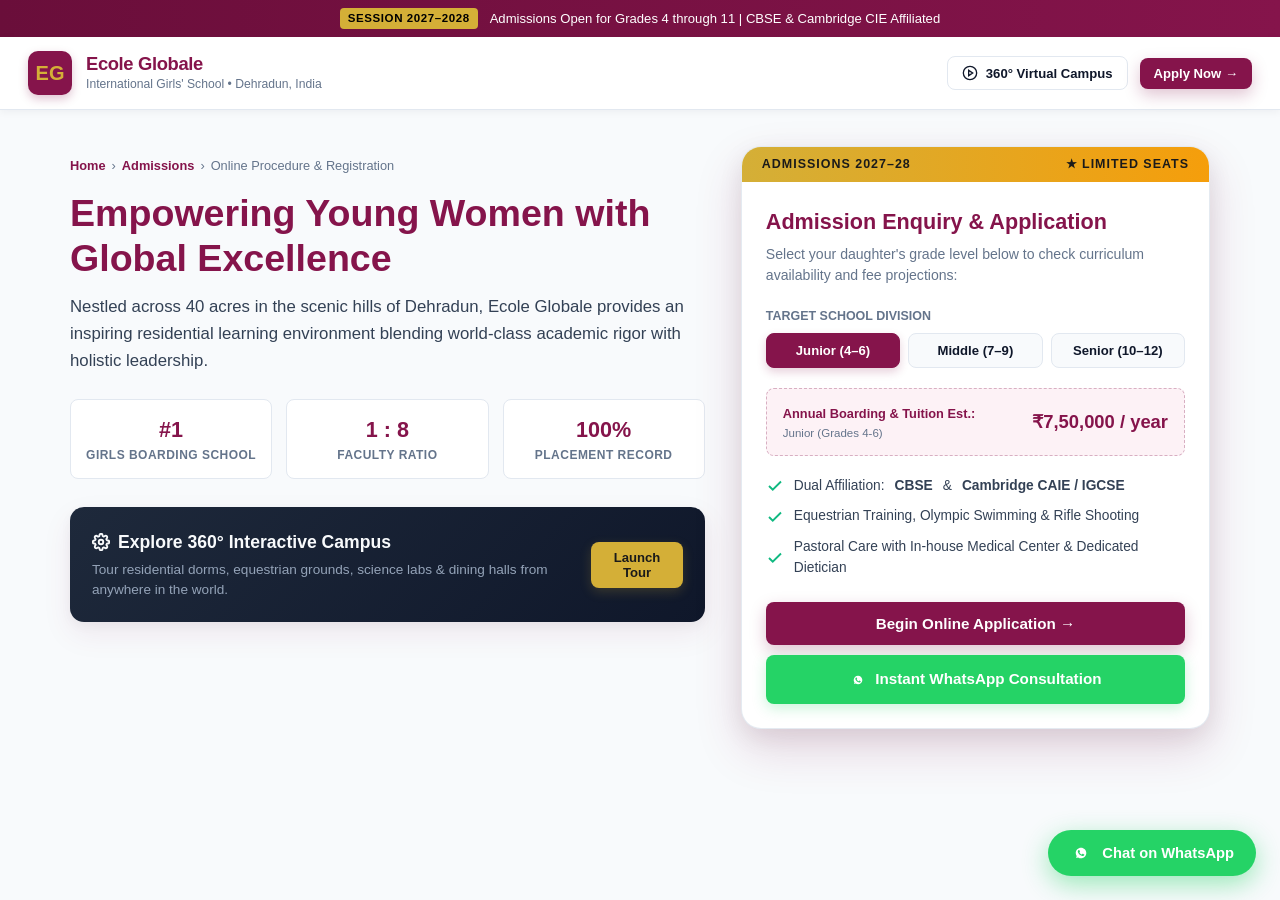
<file: index.html>
<!DOCTYPE html>
<html lang="en">

<head>
  <meta charset="UTF-8">
  <meta name="viewport" content="width=device-width, initial-scale=1.0">
  <title>Ecole Globale International Girls' School | Admissions 2027–28</title>
  <meta name="description"
    content="Premier residential girls boarding school in Dehradun offering CBSE & Cambridge curricula.">

  <!-- Modular CSS Architecture -->
  <link rel="stylesheet" href="css/main.css">
</head>

<body>

  <!-- Top Announcement Notification -->
  <div class="announcement-bar">
    <span class="badge">Session 2027–2028</span>
    <span>Admissions Open for Grades 4 through 11 | CBSE & Cambridge CIE Affiliated</span>
  </div>

  <!-- Global Header -->
  <header>
    <div class="brand-group">
      <div class="brand-logo-crest" aria-hidden="true">EG</div>
      <div class="brand-text">
        <h1>Ecole Globale</h1>
        <p>International Girls' School • Dehradun, India</p>
      </div>
    </div>
    <div class="header-actions">
      <button type="button" class="btn btn-outline btn-sm" id="openTourBtn">
        <svg width="16" height="16" viewBox="0 0 24 24" fill="none" stroke="currentColor" stroke-width="2"
          aria-hidden="true">
          <circle cx="12" cy="12" r="10"></circle>
          <polygon points="10 8 16 12 10 16 10 8"></polygon>
        </svg>
        360° Virtual Campus
      </button>
      <button type="button" class="btn btn-primary btn-sm" id="headerApplyBtn">
        Apply Now →
      </button>
    </div>
  </header>

  <!-- Main Content Layout -->
  <main class="container">
    <div class="hero-grid">

      <!-- Left Context Column -->
      <section class="context-panel">
        <nav class="breadcrumbs" aria-label="Breadcrumb">
          <a href="#">Home</a>
          <span>›</span>
          <a href="#">Admissions</a>
          <span>›</span>
          <span>Online Procedure & Registration</span>
        </nav>

        <h2 class="hero-title">Empowering Young Women with Global Excellence</h2>
        <p class="hero-subtitle">
          Nestled across 40 acres in the scenic hills of Dehradun, Ecole Globale provides an inspiring residential
          learning environment blending world-class academic rigor with holistic leadership.
        </p>

        <!-- Institutional Metrics -->
        <div class="stats-row">
          <div class="stat-box">
            <div class="stat-number">#1</div>
            <div class="stat-label">Girls Boarding School</div>
          </div>
          <div class="stat-box">
            <div class="stat-number">1 : 8</div>
            <div class="stat-label">Faculty Ratio</div>
          </div>
          <div class="stat-box">
            <div class="stat-number">100%</div>
            <div class="stat-label">Placement Record</div>
          </div>
        </div>

        <!-- Virtual Tour Teaser Banner -->
        <div class="tour-banner">
          <div class="tour-banner-content">
            <h4>
              <svg width="18" height="18" viewBox="0 0 24 24" fill="none" stroke="currentColor" stroke-width="2.5"
                aria-hidden="true">
                <circle cx="12" cy="12" r="3"></circle>
                <path
                  d="M19.4 15a1.65 1.65 0 0 0 .33 1.82l.06.06a2 2 0 0 1 0 2.83 2 2 0 0 1-2.83 0l-.06-.06a1.65 1.65 0 0 0-1.82-.33 1.65 1.65 0 0 0-1 1.51V21a2 2 0 0 1-2 2 2 2 0 0 1-2-2v-.09A1.65 1.65 0 0 0 9 19.4a1.65 1.65 0 0 0-1.82.33l-.06.06a2 2 0 0 1-2.83 0 2 2 0 0 1 0-2.83l.06-.06a1.65 1.65 0 0 0 .33-1.82 1.65 1.65 0 0 0-1.51-1H3a2 2 0 0 1-2-2 2 2 0 0 1 2-2h.09A1.65 1.65 0 0 0 4.6 9a1.65 1.65 0 0 0-.33-1.82l-.06-.06a2 2 0 0 1 0-2.83 2 2 0 0 1 2.83 0l.06.06a1.65 1.65 0 0 0 1.82.33H9a1.65 1.65 0 0 0 1-1.51V3a2 2 0 0 1 2-2 2 2 0 0 1 2 2v.09a1.65 1.65 0 0 0 1 1.51 1.65 1.65 0 0 0 1.82-.33l.06-.06a2 2 0 0 1 2.83 0 2 2 0 0 1 0 2.83l-.06.06a1.65 1.65 0 0 0-.33 1.82V9a1.65 1.65 0 0 0 1.51 1H21a2 2 0 0 1 2 2 2 2 0 0 1-2 2h-.09a1.65 1.65 0 0 0-1.51 1z">
                </path>
              </svg>
              Explore 360° Interactive Campus
            </h4>
            <p>Tour residential dorms, equestrian grounds, science labs & dining halls from anywhere in the world.</p>
          </div>
          <button type="button" class="btn btn-secondary btn-sm" id="bannerTourBtn">Launch Tour</button>
        </div>
      </section>

      <!-- Right Column: Interactive Admission Card -->
      <aside>
        <div class="admission-card">
          <div class="card-ribbon">
            <span>Admissions 2027–28</span>
            <span>★ Limited Seats</span>
          </div>

          <div class="card-body">
            <h3 class="card-title">Admission Enquiry & Application</h3>
            <p class="card-desc">Select your daughter's grade level below to check curriculum availability and fee
              projections:</p>

            <!-- Grade Filter Selector -->
            <div class="grade-selector">
              <span class="grade-selector-label">Target School Division</span>
              <div class="pill-group" id="gradePillGroup">
                <button type="button" class="pill-btn active" data-grade="Junior (Grades 4-6)"
                  data-fee="₹7,50,000 / year">Junior (4–6)</button>
                <button type="button" class="pill-btn" data-grade="Middle (Grades 7-9)"
                  data-fee="₹8,25,000 / year">Middle (7–9)</button>
                <button type="button" class="pill-btn" data-grade="Senior (Grades 10-12)"
                  data-fee="₹9,10,000 / year">Senior (10–12)</button>
              </div>
            </div>

            <!-- Dynamic Fee Projection Box -->
            <div class="fee-estimator">
              <div>
                <span class="fee-estimator-label">Annual Boarding & Tuition Est.:</span>
                <div style="font-size: 0.72rem; color: var(--text-muted);" id="gradeLabelDisplay">Junior (Grades 4-6)
                </div>
              </div>
              <div class="fee-estimator-amount" id="feeAmountDisplay">₹7,50,000 / year</div>
            </div>

            <!-- Key Feature Checkpoints -->
            <ul class="card-highlights">
              <li>
                <svg width="18" height="18" viewBox="0 0 24 24" fill="none" stroke="currentColor" stroke-width="2.5"
                  aria-hidden="true">
                  <polyline points="20 6 9 17 4 12"></polyline>
                </svg>
                Dual Affiliation: <strong>CBSE</strong> & <strong>Cambridge CAIE / IGCSE</strong>
              </li>
              <li>
                <svg width="18" height="18" viewBox="0 0 24 24" fill="none" stroke="currentColor" stroke-width="2.5"
                  aria-hidden="true">
                  <polyline points="20 6 9 17 4 12"></polyline>
                </svg>
                Equestrian Training, Olympic Swimming & Rifle Shooting
              </li>
              <li>
                <svg width="18" height="18" viewBox="0 0 24 24" fill="none" stroke="currentColor" stroke-width="2.5"
                  aria-hidden="true">
                  <polyline points="20 6 9 17 4 12"></polyline>
                </svg>
                Pastoral Care with In-house Medical Center & Dedicated Dietician
              </li>
            </ul>

            <!-- Actions -->
            <div class="card-actions">
              <button type="button" class="btn btn-primary" id="openWizardBtn">
                Begin Online Application →
              </button>
              <a href="https://api.whatsapp.com/send?phone=919557291888&text=Hi%2C%20I%20am%20interested%20in%20Ecole%20Globale%20Boarding%20School%20Admissions%20for%20my%20daughter."
                target="_blank" rel="noopener noreferrer" class="btn btn-whatsapp">
                <svg width="18" height="18" viewBox="0 0 24 24" fill="currentColor" aria-hidden="true">
                  <path
                    d="M12.031 6.172c-3.181 0-5.767 2.586-5.768 5.766-.001 1.298.38 2.27 1.019 3.287l-.582 2.128 2.182-.573c.978.58 1.911.928 3.145.929 3.178 0 5.767-2.587 5.768-5.766.001-3.187-2.575-5.77-5.764-5.771zm3.392 8.244c-.144.405-.837.774-1.17.824-.299.045-.677.063-1.092-.069-.252-.08-.575-.187-.988-.365-1.739-.751-2.874-2.502-2.961-2.617-.087-.116-.708-.94-.708-1.793s.448-1.273.607-1.446c.159-.173.346-.217.462-.217l.332.007c.106.005.249-.04.39.299.144.347.491 1.2.534 1.287.043.087.072.188.014.304-.058.116-.087.188-.173.289l-.26.304c-.087.086-.177.18-.076.353.101.173.448.739.961 1.196.659.587 1.215.769 1.388.856.173.086.275.072.376-.044.101-.116.433-.506.549-.68.116-.173.231-.144.39-.086s1.011.477 1.184.564.289.13.332.202c.043.073.043.419-.101.824z" />
                </svg>
                Instant WhatsApp Consultation
              </a>
            </div>
          </div>
        </div>
      </aside>
    </div>
  </main>

  <!-- Sticky Floating WhatsApp Help Pill -->
  <a href="https://api.whatsapp.com/send?phone=919557291888&text=Hi%2C%20I%20am%20inquiring%20about%20Ecole%20Globale%20Admissions."
    target="_blank" rel="noopener noreferrer" class="floating-whatsapp"
    aria-label="Chat on WhatsApp with Admissions Counselor">
    <svg width="22" height="22" viewBox="0 0 24 24" fill="currentColor" aria-hidden="true">
      <path
        d="M12.031 6.172c-3.181 0-5.767 2.586-5.768 5.766-.001 1.298.38 2.27 1.019 3.287l-.582 2.128 2.182-.573c.978.58 1.911.928 3.145.929 3.178 0 5.767-2.587 5.768-5.766.001-3.187-2.575-5.77-5.764-5.771zm3.392 8.244c-.144.405-.837.774-1.17.824-.299.045-.677.063-1.092-.069-.252-.08-.575-.187-.988-.365-1.739-.751-2.874-2.502-2.961-2.617-.087-.116-.708-.94-.708-1.793s.448-1.273.607-1.446c.159-.173.346-.217.462-.217l.332.007c.106.005.249-.04.39.299.144.347.491 1.2.534 1.287.043.087.072.188.014.304-.058.116-.087.188-.173.289l-.26.304c-.087.086-.177.18-.076.353.101.173.448.739.961 1.196.659.587 1.215.769 1.388.856.173.086.275.072.376-.044.101-.116.433-.506.549-.68.116-.173.231-.144.39-.086s1.011.477 1.184.564.289.13.332.202c.043.073.043.419-.101.824z" />
    </svg>
    Chat on WhatsApp
  </a>

  <!-- ========================================================
       MODAL 1: NATIVE INTERACTIVE MULTI-STEP ADMISSION WIZARD
       ======================================================== -->
  <dialog id="admissionModal" aria-labelledby="modalTitle">
    <div class="modal-header">
      <h2 id="modalTitle">
        <svg width="22" height="22" viewBox="0 0 24 24" fill="none" stroke="currentColor" stroke-width="2"
          aria-hidden="true">
          <path d="M14 2H6a2 2 0 0 0-2 2v16a2 2 0 0 0 2 2h12a2 2 0 0 0 2-2V8z"></path>
          <polyline points="14 2 14 8 20 8"></polyline>
          <line x1="16" y1="13" x2="8" y2="13"></line>
          <line x1="16" y1="17" x2="8" y2="17"></line>
          <polyline points="10 9 9 9 8 9"></polyline>
        </svg>
        Online Admission Registration
      </h2>
      <button type="button" class="modal-close-btn" id="closeWizardBtn" aria-label="Close dialog">✕</button>
    </div>

    <!-- Multi-Step Header Indicator -->
    <div class="wizard-steps">
      <div class="step-indicator active" id="stepIndicator1">
        <div class="step-circle">1</div>
        <span>Applicant</span>
      </div>
      <div class="step-indicator" id="stepIndicator2">
        <div class="step-circle">2</div>
        <span>Curriculum</span>
      </div>
      <div class="step-indicator" id="stepIndicator3">
        <div class="step-circle">3</div>
        <span>Documents</span>
      </div>
      <div class="step-indicator" id="stepIndicator4">
        <div class="step-circle">4</div>
        <span>Payment</span>
      </div>
    </div>

    <form id="admissionWizardForm">
      <div class="modal-content">

        <!-- STEP 1: Applicant Profile -->
        <div class="wizard-step-pane" id="stepPane1">
          <div class="form-row">
            <div class="form-group">
              <label for="studentName">Student's Full Name <span class="req">*</span></label>
              <input type="text" id="studentName" required placeholder="e.g. Ananya Sharma" autofocus>
            </div>
            <div class="form-group">
              <label for="studentDob">Date of Birth <span class="req">*</span></label>
              <input type="date" id="studentDob" required>
            </div>
          </div>

          <div class="form-row">
            <div class="form-group">
              <label for="targetGrade">Grade Applying For <span class="req">*</span></label>
              <select id="targetGrade" required>
                <option value="">Select Target Grade...</option>
                <option value="Grade 4">Grade 4 (Junior)</option>
                <option value="Grade 5">Grade 5 (Junior)</option>
                <option value="Grade 6">Grade 6 (Junior)</option>
                <option value="Grade 7" selected>Grade 7 (Middle)</option>
                <option value="Grade 8">Grade 8 (Middle)</option>
                <option value="Grade 9">Grade 9 (Middle)</option>
                <option value="Grade 10">Grade 10 (Senior)</option>
                <option value="Grade 11">Grade 11 (Senior)</option>
              </select>
            </div>
            <div class="form-group">
              <label for="parentName">Parent / Guardian Name <span class="req">*</span></label>
              <input type="text" id="parentName" required placeholder="e.g. Dr. Rajesh Sharma">
            </div>
          </div>

          <div class="form-row">
            <div class="form-group">
              <label for="parentEmail">Parent Email Address <span class="req">*</span></label>
              <input type="email" id="parentEmail" required placeholder="name@domain.com">
            </div>
            <div class="form-group">
              <label for="parentPhone">WhatsApp / Mobile Number <span class="req">*</span></label>
              <input type="tel" id="parentPhone" required placeholder="+91 98765 43210">
            </div>
          </div>
        </div>

        <!-- STEP 2: Curriculum & Interests -->
        <div class="wizard-step-pane" id="stepPane2" style="display: none;">
          <label>Select Preferred Academic Board <span class="req">*</span></label>
          <div class="board-choice-grid">
            <div class="board-card selected" data-board="CBSE">
              <h5>CBSE Curriculum</h5>
              <p>National curriculum framework with robust foundations for Indian competitive entrance exams.</p>
            </div>
            <div class="board-card" data-board="Cambridge (CAIE / IGCSE)">
              <h5>Cambridge International</h5>
              <p>Global qualification recognized worldwide, prioritizing inquiry-based critical thinking.</p>
            </div>
          </div>

          <div class="form-group" style="margin-top: 20px;">
            <label>Sports & Co-Curricular Focus</label>
            <div style="display: grid; grid-template-columns: 1fr 1fr; gap: 8px; font-size: 0.85rem; margin-top: 6px;">
              <label style="font-weight: normal; display: flex; align-items: center; gap: 6px;">
                <input type="checkbox" checked> Equestrian & Horse Riding
              </label>
              <label style="font-weight: normal; display: flex; align-items: center; gap: 6px;">
                <input type="checkbox" checked> Olympic Swimming
              </label>
              <label style="font-weight: normal; display: flex; align-items: center; gap: 6px;">
                <input type="checkbox"> Rifle & Pistol Shooting
              </label>
              <label style="font-weight: normal; display: flex; align-items: center; gap: 6px;">
                <input type="checkbox"> Classical Dance & Fine Arts
              </label>
            </div>
          </div>

          <div class="form-group">
            <label for="dietaryPref">Dietary Preference</label>
            <select id="dietaryPref">
              <option value="Vegetarian">Pure Vegetarian</option>
              <option value="Non-Vegetarian" selected>Non-Vegetarian (Eggs & Poultry)</option>
              <option value="Jain">Jain Dining (Strictly No Root Vegetables)</option>
            </select>
          </div>
        </div>

        <!-- STEP 3: Document Upload Simulator -->
        <div class="wizard-step-pane" id="stepPane3" style="display: none;">
          <p style="font-size: 0.88rem; color: var(--text-muted); margin-bottom: 14px;">
            Please upload clear scans or photos of the applicant's credentials (PDF, JPG, or PNG, max 5MB each):
          </p>

          <label>1. Recent Passport Size Photograph <span class="req">*</span></label>
          <div class="dropzone" id="dropzonePhoto">
            <svg width="24" height="24" viewBox="0 0 24 24" fill="none" stroke="currentColor" stroke-width="2"
              aria-hidden="true">
              <path d="M21 15v4a2 2 0 0 1-2 2H5a2 2 0 0 1-2-2v-4"></path>
              <polyline points="17 8 12 3 7 8"></polyline>
              <line x1="12" y1="3" x2="12" y2="15"></line>
            </svg>
            <div class="dropzone-text">Click or drag student photo here</div>
            <div class="file-chip" id="photoChip" style="display: none;">student_photo.jpg (1.2 MB) ✓</div>
          </div>

          <label>2. Previous Year Report Card / Marksheet <span class="req">*</span></label>
          <div class="dropzone" id="dropzoneReport">
            <svg width="24" height="24" viewBox="0 0 24 24" fill="none" stroke="currentColor" stroke-width="2"
              aria-hidden="true">
              <path d="M14 2H6a2 2 0 0 0-2 2v16a2 2 0 0 0 2 2h12a2 2 0 0 0 2-2V8z"></path>
              <polyline points="14 2 14 8 20 8"></polyline>
            </svg>
            <div class="dropzone-text">Click or drag previous marksheet here</div>
            <div class="file-chip" id="reportChip" style="display: none;">grade6_transcript.pdf (2.4 MB) ✓</div>
          </div>
        </div>

        <!-- STEP 4: Summary, Coupon & Payment Simulation -->
        <div class="wizard-step-pane" id="stepPane4" style="display: none;">
          <h4 style="font-size: 1rem; color: var(--primary); margin-bottom: 12px;">Registration Summary</h4>
          <table class="review-table">
            <tr>
              <td>Student Name:</td>
              <td id="reviewStudentName">Ananya Sharma</td>
            </tr>
            <tr>
              <td>Grade & Board:</td>
              <td id="reviewGradeBoard">Grade 7 • CBSE</td>
            </tr>
            <tr>
              <td>Parent Phone:</td>
              <td id="reviewParentPhone">+91 98765 43210</td>
            </tr>
            <tr>
              <td>Registration Fee:</td>
              <td><strong>₹3,000</strong> (Non-refundable)</td>
            </tr>
            <tr>
              <td>Discount Applied:</td>
              <td id="reviewDiscountText" style="color: var(--accent-green); font-weight: 600;">None</td>
            </tr>
            <tr style="background: #fafbfc;">
              <td>Net Payable:</td>
              <td id="reviewNetPayable" style="font-size: 1.1rem; font-weight: 800; color: var(--primary);">₹3,000</td>
            </tr>
          </table>

          <label for="couponInput">Scholarship or Early-Bird Code</label>
          <div class="coupon-box">
            <input type="text" id="couponInput" placeholder="Try code: EARLYBIRD or MERIT2027">
            <button type="button" class="btn btn-outline btn-sm" id="applyCouponBtn">Apply Code</button>
          </div>

          <label>Payment Method Simulator</label>
          <div style="display: flex; gap: 10px; margin-top: 6px;">
            <label
              style="border: 1px solid var(--border-color); padding: 8px 14px; border-radius: 6px; font-weight: 600; font-size: 0.85rem; cursor: pointer; flex: 1; text-align: center; background: #fff;">
              <input type="radio" name="paySim" checked> UPI (GPay/PhonePe)
            </label>
            <label
              style="border: 1px solid var(--border-color); padding: 8px 14px; border-radius: 6px; font-weight: 600; font-size: 0.85rem; cursor: pointer; flex: 1; text-align: center; background: #fff;">
              <input type="radio" name="paySim"> Credit / Debit Card
            </label>
          </div>
        </div>

        <!-- SUCCESS CONFIRMATION VIEW -->
        <div class="wizard-step-pane" id="stepPaneSuccess" style="display: none;">
          <div class="success-view">
            <div class="success-icon-wrap">
              <svg width="36" height="36" viewBox="0 0 24 24" fill="none" stroke="currentColor" stroke-width="3"
                aria-hidden="true">
                <polyline points="20 6 9 17 4 12"></polyline>
              </svg>
            </div>
            <h3 style="font-size: 1.4rem; color: var(--primary); margin-bottom: 6px;">Application Registered!</h3>
            <p style="font-size: 0.9rem; color: var(--text-muted); max-width: 440px; margin: 0 auto;">
              Thank you. The registration package has been recorded and our senior admissions counselor has been
              notified.
            </p>
            <div class="ref-badge" id="generatedRefCode">EG-2027-84920</div>

            <div style="display: flex; justify-content: center; gap: 12px; margin-top: 14px;">
              <button type="button" id="receiptDownloadBtn" class="btn btn-outline btn-sm">Download Receipt
                (PDF)</button>
              <a href="https://api.whatsapp.com/send?phone=919557291888" target="_blank" rel="noopener noreferrer"
                class="btn btn-whatsapp btn-sm">Direct Counselor WhatsApp</a>
            </div>
          </div>
        </div>

      </div>

      <!-- Footer Buttons -->
      <div class="modal-footer" id="wizardFooter">
        <button type="button" class="btn btn-outline btn-sm" id="prevStepBtn" style="visibility: hidden;">
          ← Previous
        </button>
        <button type="button" class="btn btn-primary" id="nextStepBtn">
          Next Step →
        </button>
      </div>
    </form>
  </dialog>

  <!-- ========================================================
       MODAL 2: 360° INTERACTIVE VIRTUAL CAMPUS PREVIEW
       ======================================================== -->
  <dialog id="tourModal" aria-labelledby="tourTitle">
    <div class="modal-header">
      <h2 id="tourTitle">
        <svg width="22" height="22" viewBox="0 0 24 24" fill="none" stroke="currentColor" stroke-width="2"
          aria-hidden="true">
          <circle cx="12" cy="12" r="10"></circle>
          <polygon points="10 8 16 12 10 16 10 8"></polygon>
        </svg>
        360° Interactive Campus Explorer
      </h2>
      <button type="button" class="modal-close-btn" id="closeTourBtn" aria-label="Close dialog">✕</button>
    </div>
    <div class="modal-content">
      <div class="tour-viewport" id="tourViewport"
        style="background-image: linear-gradient(rgba(0,0,0,0.5), rgba(0,0,0,0.5)), url('https://images.unsplash.com/photo-1541339907198-e08756dedf3f?auto=format&fit=crop&w=1200&q=80');">
        <div class="tour-overlay">
          <div
            style="font-size: 0.85rem; font-weight: 700; text-transform: uppercase; letter-spacing: 0.08em; color: var(--secondary);"
            id="tourLocationBadge">
            Main Academic Quad & Central Library
          </div>
          <div>
            <h3 id="tourHeadline" style="font-size: 1.5rem; margin-bottom: 6px;">Academic Block & Smart Classrooms</h3>
            <p id="tourDescription" style="font-size: 0.86rem; color: #cbd5e1; max-width: 480px; margin: 0 auto;">
              High-tech smart learning labs equipped with interactive projectors and Cambridge-certified research
              centers.
            </p>
          </div>
          <div class="tour-selector-tabs">
            <button type="button" class="tour-tab active"
              data-bg="https://images.unsplash.com/photo-1541339907198-e08756dedf3f?auto=format&fit=crop&w=1200&q=80"
              data-badge="Main Academic Quad" data-head="Academic Block & Smart Classrooms"
              data-desc="High-tech smart learning labs equipped with interactive projectors and Cambridge-certified research centers.">1.
              Academic Quad</button>
            <button type="button" class="tour-tab"
              data-bg="https://images.unsplash.com/photo-1553284965-83fd3e82fa5a?auto=format&fit=crop&w=1200&q=80"
              data-badge="Equestrian Arena" data-head="Professional Horse Riding Grounds"
              data-desc="State-of-the-art equestrian arena with full dressage, show-jumping hurdles, and certified stable instructors.">2.
              Equestrian Arena</button>
            <button type="button" class="tour-tab"
              data-bg="https://images.unsplash.com/photo-1519452635265-7b1fbfd1e4e0?auto=format&fit=crop&w=1200&q=80"
              data-badge="Residential Dormitories" data-head="Pastoral Houses & Boarding Rooms"
              data-desc="Comfortable climate-controlled dormitories with round-the-clock housemistresses and dedicated quiet study corners.">3.
              Boarding Houses</button>
            <button type="button" class="tour-tab"
              data-bg="https://images.unsplash.com/photo-1534438327276-14e5300c3a48?auto=format&fit=crop&w=1200&q=80"
              data-badge="Sports Complex" data-head="Olympic Swimming & Indoor Complex"
              data-desc="Heated all-weather swimming pool, badminton arenas, squash courts, and synthetic turf pitches.">4.
              Sports Pavilion</button>
          </div>
        </div>
      </div>
      <div style="margin-top: 18px; display: flex; justify-content: space-between; align-items: center;">
        <span style="font-size: 0.82rem; color: var(--text-muted);">Would you like an in-person physical campus
          tour?</span>
        <button type="button" class="btn btn-primary btn-sm" id="bookPhysicalVisitBtn">Schedule Physical Visit
          →</button>
      </div>
    </div>
  </dialog>

  <!-- Toast Notification Container -->
  <div class="toast" id="toastNotification" role="status" aria-live="polite">
    <span id="toastMessage">Notification</span>
  </div>

  <!-- Modular Scripts (Works everywhere: File Explorer & Local Server) -->
  <script src="js/modules/toast.js"></script>
  <script src="js/modules/modal.js"></script>
  <script src="js/modules/fee-calc.js"></script>
  <script src="js/modules/tour.js"></script>
  <script src="js/modules/wizard.js"></script>
  <script src="js/app.js"></script>
</body>

</html>
</file>
<file: css/main.css>
/* ========================================================
   Master Application Stylesheet (Modular Imports)
   ======================================================== */
@import url('./variables.css');
@import url('./layout.css');
@import url('./components.css');
@import url('./modals.css');
</file>
